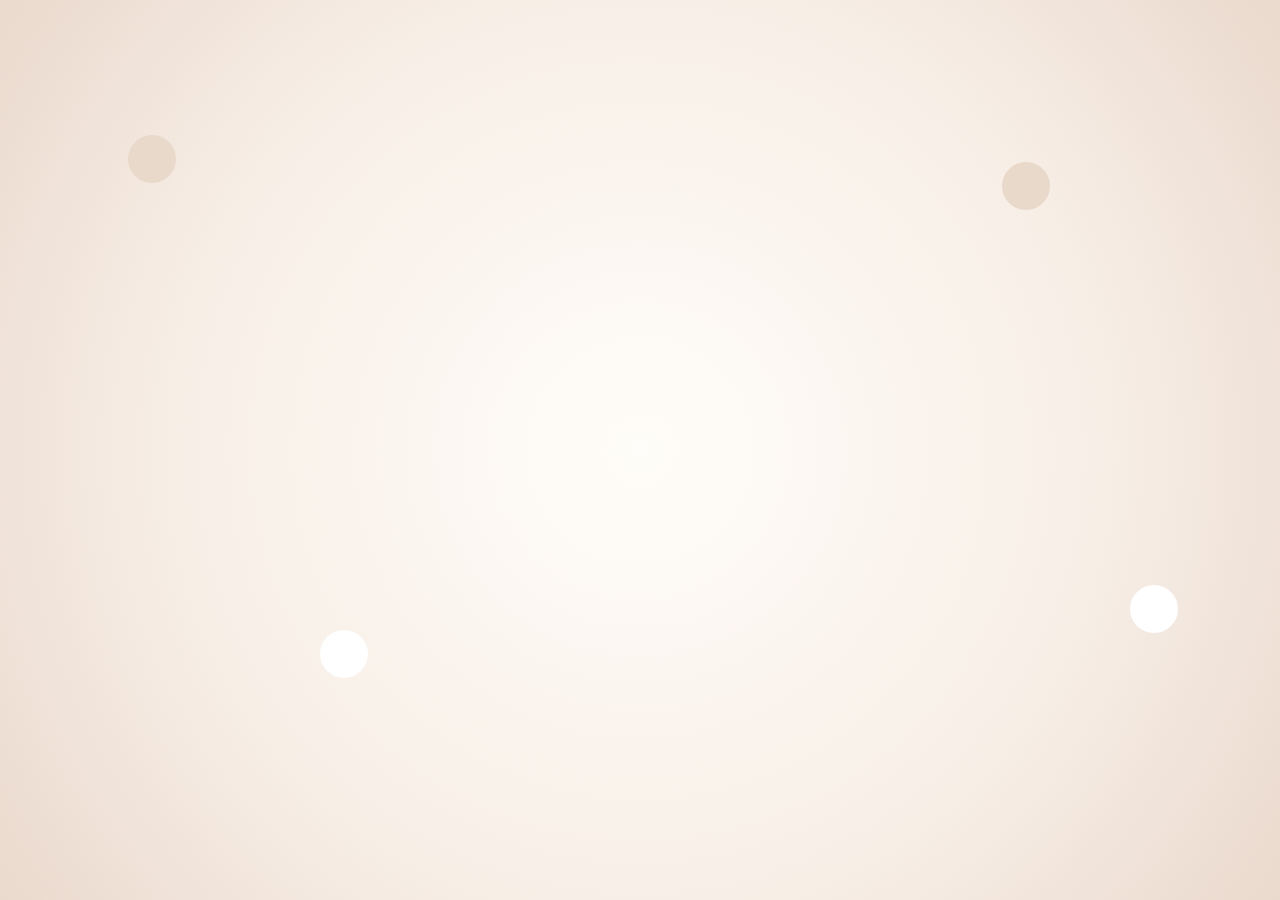
<file: index.html>
<!doctype html>
<html lang="vi">
<head>
<meta charset="utf-8">
<meta name="viewport" content="width=device-width,initial-scale=1">
<title>July 26th — Knit Scarf Shop</title>
<style>
html,body{margin:0;width:100%;height:100%;overflow:hidden;background:#fffdfa}
#shopFrame{display:block;width:100%;height:100vh;border:0}
</style>
</head>
<body>
<iframe id="shopFrame" src="shop-v2.html" title="July 26th"></iframe>
<script>
const frame=document.getElementById('shopFrame');
frame.addEventListener('load',()=>{
  try{
    const d=frame.contentDocument;
    const s=d.createElement('style');
    s.textContent=`
      @media(min-width:801px){
        .grid{grid-template-columns:repeat(4,minmax(0,1fr))!important;gap:18px!important}
        .product-photo{height:320px!important}
        .info h3{font-size:22px!important}
      }
      @media(max-width:800px){.grid{grid-template-columns:repeat(2,minmax(0,1fr))!important;gap:12px!important}.product-photo{height:250px!important}}
    `;
    d.head.appendChild(s);
  }catch(e){console.error('July 26th frame styling error',e)}
});
</script>
</body>
</html>
</file>
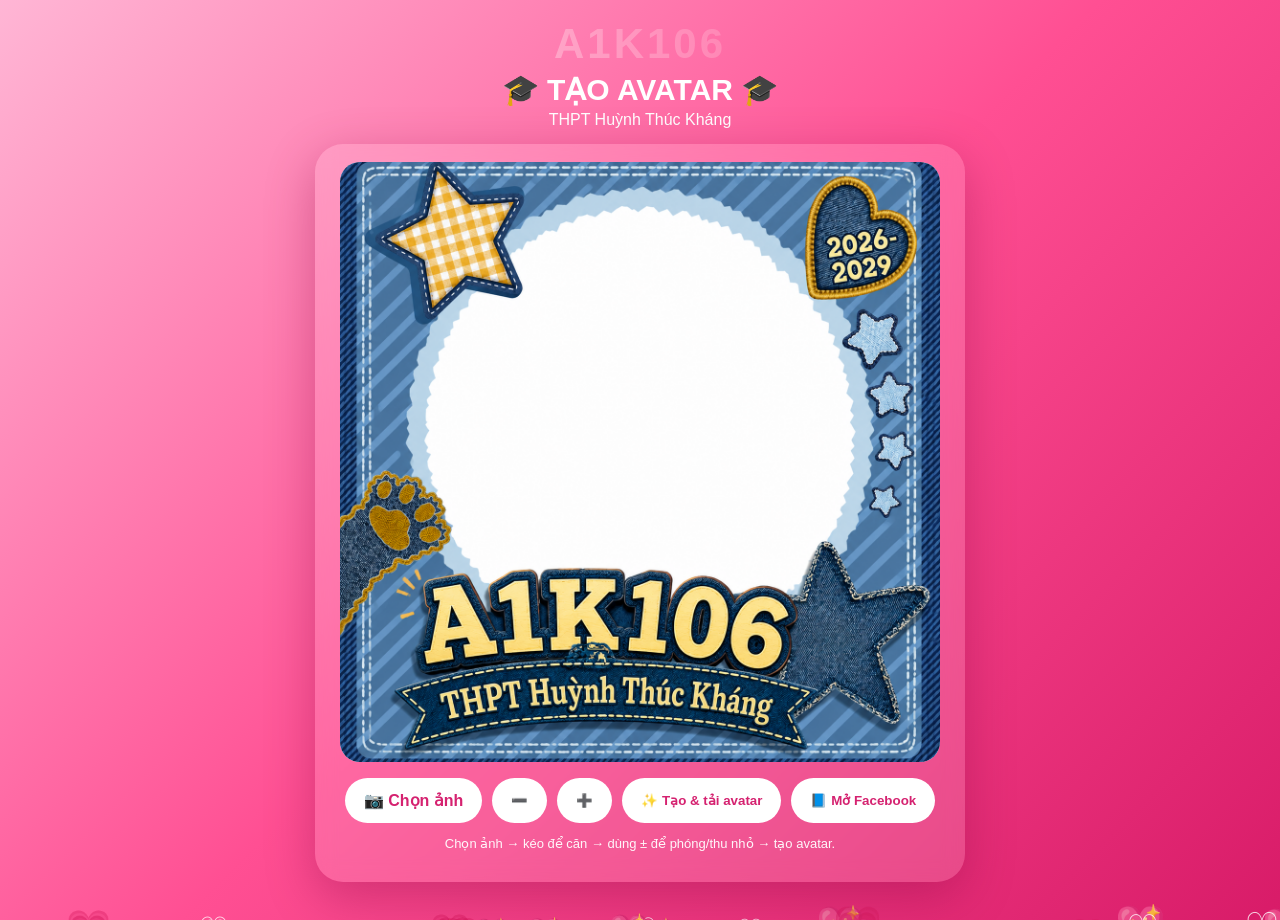
<file: avatar/index.html>
<!doctype html><html lang="vi"><head><meta charset="utf-8"><meta name="viewport" content="width=device-width,initial-scale=1"><title>A1K106 • Avatar</title><style>*{box-sizing:border-box}body{margin:0;min-height:100vh;font-family:Arial,sans-serif;background:linear-gradient(135deg,#ffb6d5,#ff4f93,#d81b68);color:#fff;text-align:center;overflow-x:hidden}.heart{position:fixed;bottom:-50px;font-size:25px;animation:up 7s linear infinite;opacity:.8;pointer-events:none;z-index:0}@keyframes up{to{transform:translateY(-110vh) rotate(360deg);opacity:0}}.logo{position:relative;z-index:2;font-size:42px;font-weight:900;letter-spacing:3px;margin:20px 0 4px;background:linear-gradient(90deg,#fff,#ff4f93,#ffd1e5,#fff);background-size:250% auto;-webkit-background-clip:text;color:transparent;animation:rain 3s linear infinite}@keyframes rain{to{background-position:250% center}}h1{position:relative;z-index:2;margin:4px 0;font-size:30px}.sub{position:relative;z-index:2;margin:0 0 15px}.card{position:relative;z-index:2;width:min(94vw,650px);margin:auto;padding:18px;border-radius:28px;background:#ffffff25;backdrop-filter:blur(10px);box-shadow:0 15px 50px #7d003d55}.stage{position:relative;width:min(90vw,600px);aspect-ratio:1;margin:auto;border-radius:20px;overflow:hidden;background:#fff}.frame{position:absolute;inset:0;width:100%;height:100%;object-fit:cover;z-index:3;pointer-events:none}.clip{position:absolute;left:14%;top:6%;width:72%;height:64%;border-radius:50%;overflow:hidden;background:#eee;z-index:1}.photo{position:absolute;left:50%;top:50%;width:100%;height:100%;object-fit:cover;transform:translate(-50%,-50%) scale(1);cursor:grab;user-select:none;touch-action:none}.controls{display:flex;gap:10px;justify-content:center;flex-wrap:wrap;margin-top:16px}button,label{border:0;border-radius:999px;padding:13px 19px;font-weight:800;cursor:pointer;background:#fff;color:#d52270}input{display:none}.hint{font-size:13px;opacity:.95}</style></head><body><div class="logo">A1K106</div><h1>🎓 TẠO AVATAR 🎓</h1><p class="sub">THPT Huỳnh Thúc Kháng</p><div class="card"><div class="stage"><div class="clip"><img id="photo" class="photo"></div><img id="frame" class="frame" alt="Khung A1K106"></div><div class="controls"><label>📷 Chọn ảnh<input id="file" type="file" accept="image/*"></label><button id="minus">➖</button><button id="plus">➕</button><button id="out">✨ Tạo & tải avatar</button><button onclick="window.open('https://www.facebook.com/','_blank')">📘 Mở Facebook</button></div><p class="hint">Chọn ảnh → kéo để căn → dùng ± để phóng/thu nhỏ → tạo avatar.</p></div><script>const frameSrc='../assets/ChatGPT%20Image%2006_33_53%2030%20thg%208%2C%202026.png';document.getElementById('frame').src=frameSrc;for(let i=0;i<32;i++){let s=document.createElement('span');s.className='heart';s.textContent=['♥','♡','💗','💖'][i%4];s.style.left=Math.random()*100+'%';s.style.animationDelay=Math.random()*7+'s';s.style.fontSize=16+Math.random()*25+'px';document.body.appendChild(s)}const f=document.getElementById('file'),p=document.getElementById('photo');let scale=1,x=0,y=0,drag=false,sx,sy;f.onchange=e=>{const file=e.target.files[0];if(file){p.src=URL.createObjectURL(file);scale=1;x=y=0;render()}};function render(){p.style.transform=`translate(calc(-50% + ${x}px),calc(-50% + ${y}px)) scale(${scale})`}document.getElementById('plus').onclick=()=>{scale=Math.min(3,scale+.1);render()};document.getElementById('minus').onclick=()=>{scale=Math.max(.5,scale-.1);render()};p.onpointerdown=e=>{drag=true;sx=e.clientX-x;sy=e.clientY-y;p.setPointerCapture(e.pointerId)};p.onpointermove=e=>{if(drag){x=e.clientX-sx;y=e.clientY-sy;render()}};p.onpointerup=()=>drag=false;document.getElementById('out').onclick=()=>{if(!p.src){alert('Hãy chọn ảnh trước nha 💗');return}const c=document.createElement('canvas'),ctx=c.getContext('2d'),S=1200;c.width=c.height=S;const im=new Image();im.onload=()=>{const iw=im.width,ih=im.height,base=900*scale,w=base*(iw/Math.min(iw,ih)),h=base*(ih/Math.min(iw,ih));ctx.fillStyle='#fff';ctx.fillRect(0,0,S,S);ctx.save();ctx.beginPath();ctx.ellipse(S/2,430,445,400,0,0,Math.PI*2);ctx.clip();ctx.drawImage(im,S/2+x-w/2,430+y-h/2,w,h);ctx.restore();const fr=new Image();fr.onload=()=>{ctx.drawImage(fr,0,0,S,S);const a=document.createElement('a');a.download='A1K106-avatar.png';a.href=c.toDataURL('image/png');a.click()};fr.src=frameSrc};im.src=p.src};</script></body></html>
</file>
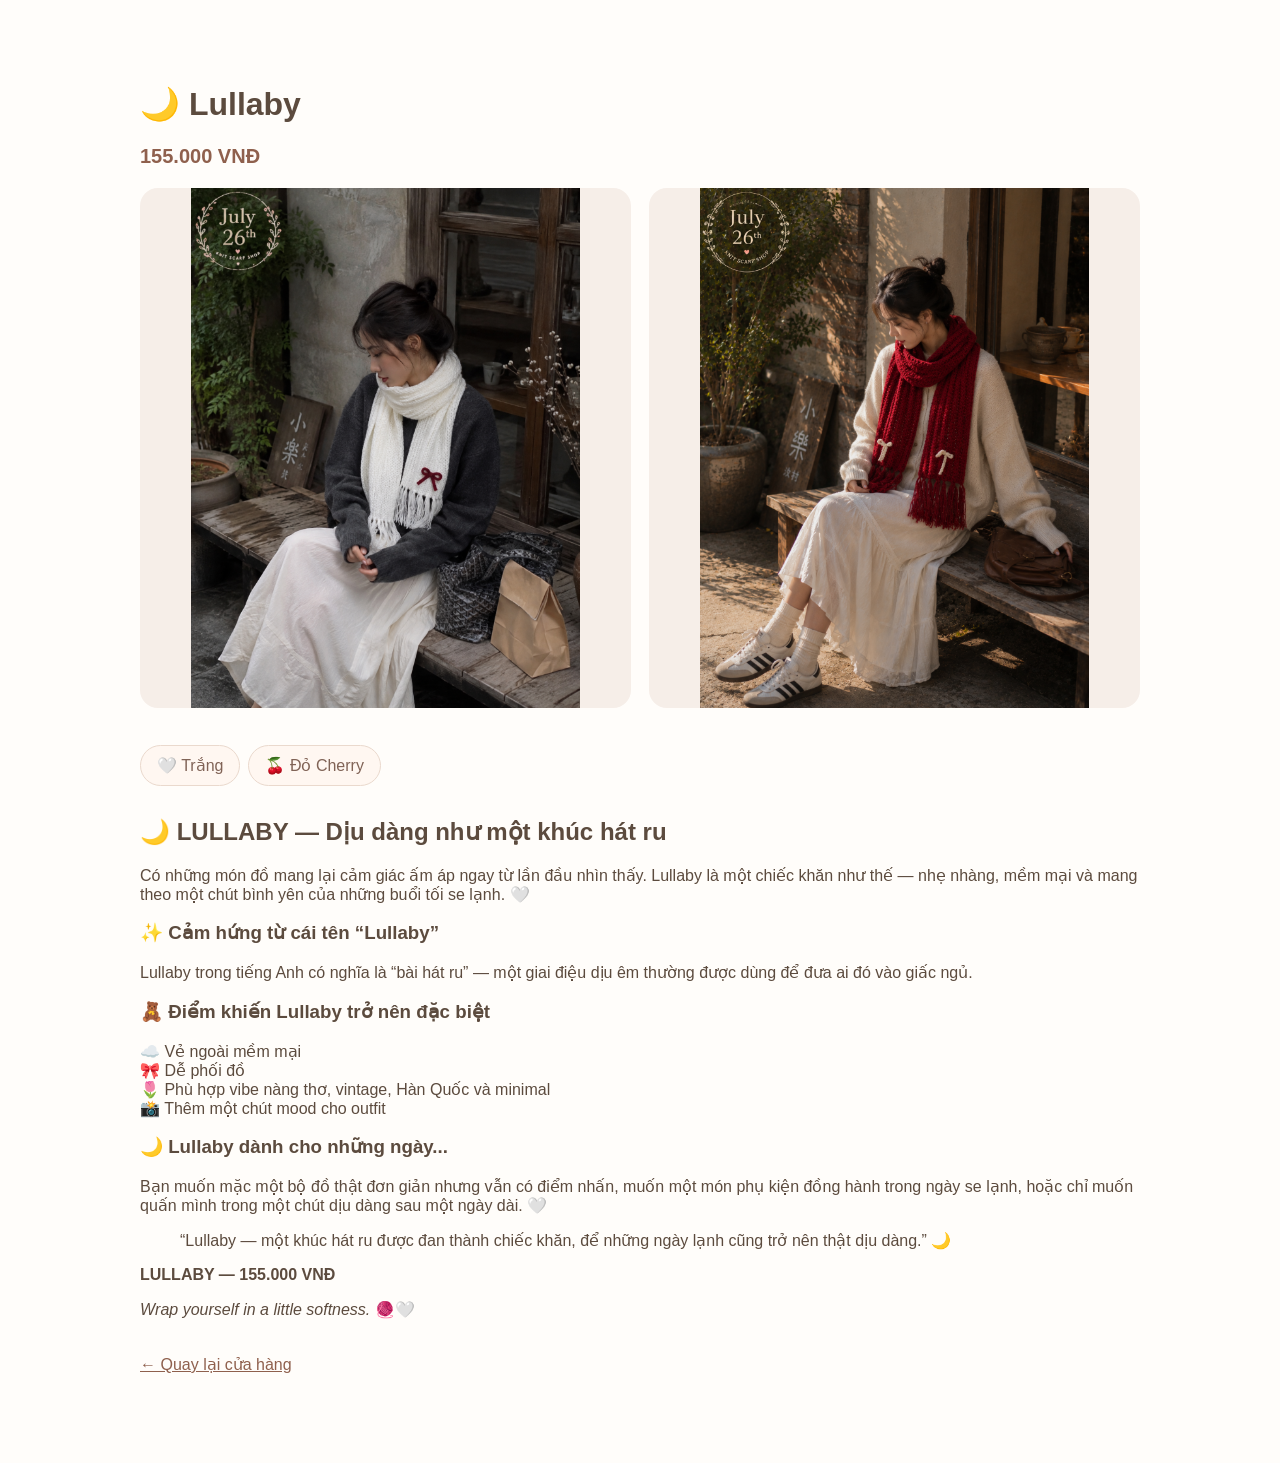
<file: lullaby.html>
<!doctype html><html lang="vi"><head><meta charset="utf-8"><meta name="viewport" content="width=device-width,initial-scale=1"><title>Lullaby — July 26th</title><style>body{margin:0;background:#fffdfa;color:#5c4b3e;font-family:Arial,sans-serif}.wrap{max-width:1000px;margin:40px auto;padding:24px}.photos{display:grid;grid-template-columns:1fr 1fr;gap:18px}.photos img{width:100%;height:520px;object-fit:contain;background:#f6eee8;border-radius:18px}.detail{padding:25px 0}.price{font-weight:bold;color:#8f604d;font-size:20px}.variant{display:inline-block;border:1px solid #ead9cd;background:#fff7f1;color:#806356;padding:10px 16px;border-radius:22px;margin:12px 8px 12px 0}.back{display:inline-block;margin-top:20px;color:#8f604d}</style></head><body><main class="wrap"><h1>🌙 Lullaby</h1><p class="price">155.000 VNĐ</p><div class="photos"><img src="Lullaby%205.PNG" alt="Lullaby Trắng"><img src="Lullaby%206.PNG" alt="Lullaby Đỏ Cherry"></div><div class="detail"><span class="variant">🤍 Trắng</span><span class="variant">🍒 Đỏ Cherry</span><h2>🌙 LULLABY — Dịu dàng như một khúc hát ru</h2><p>Có những món đồ mang lại cảm giác ấm áp ngay từ lần đầu nhìn thấy. Lullaby là một chiếc khăn như thế — nhẹ nhàng, mềm mại và mang theo một chút bình yên của những buổi tối se lạnh. 🤍</p><h3>✨ Cảm hứng từ cái tên “Lullaby”</h3><p>Lullaby trong tiếng Anh có nghĩa là “bài hát ru” — một giai điệu dịu êm thường được dùng để đưa ai đó vào giấc ngủ.</p><h3>🧸 Điểm khiến Lullaby trở nên đặc biệt</h3><p>☁️ Vẻ ngoài mềm mại<br>🎀 Dễ phối đồ<br>🌷 Phù hợp vibe nàng thơ, vintage, Hàn Quốc và minimal<br>📸 Thêm một chút mood cho outfit</p><h3>🌙 Lullaby dành cho những ngày...</h3><p>Bạn muốn mặc một bộ đồ thật đơn giản nhưng vẫn có điểm nhấn, muốn một món phụ kiện đồng hành trong ngày se lạnh, hoặc chỉ muốn quấn mình trong một chút dịu dàng sau một ngày dài. 🤍</p><blockquote>“Lullaby — một khúc hát ru được đan thành chiếc khăn, để những ngày lạnh cũng trở nên thật dịu dàng.” 🌙</blockquote><strong>LULLABY — 155.000 VNĐ</strong><p><em>Wrap yourself in a little softness.</em> 🧶🤍</p><a class="back" href="shop.html">← Quay lại cửa hàng</a></div></main></body></html>
</file>
